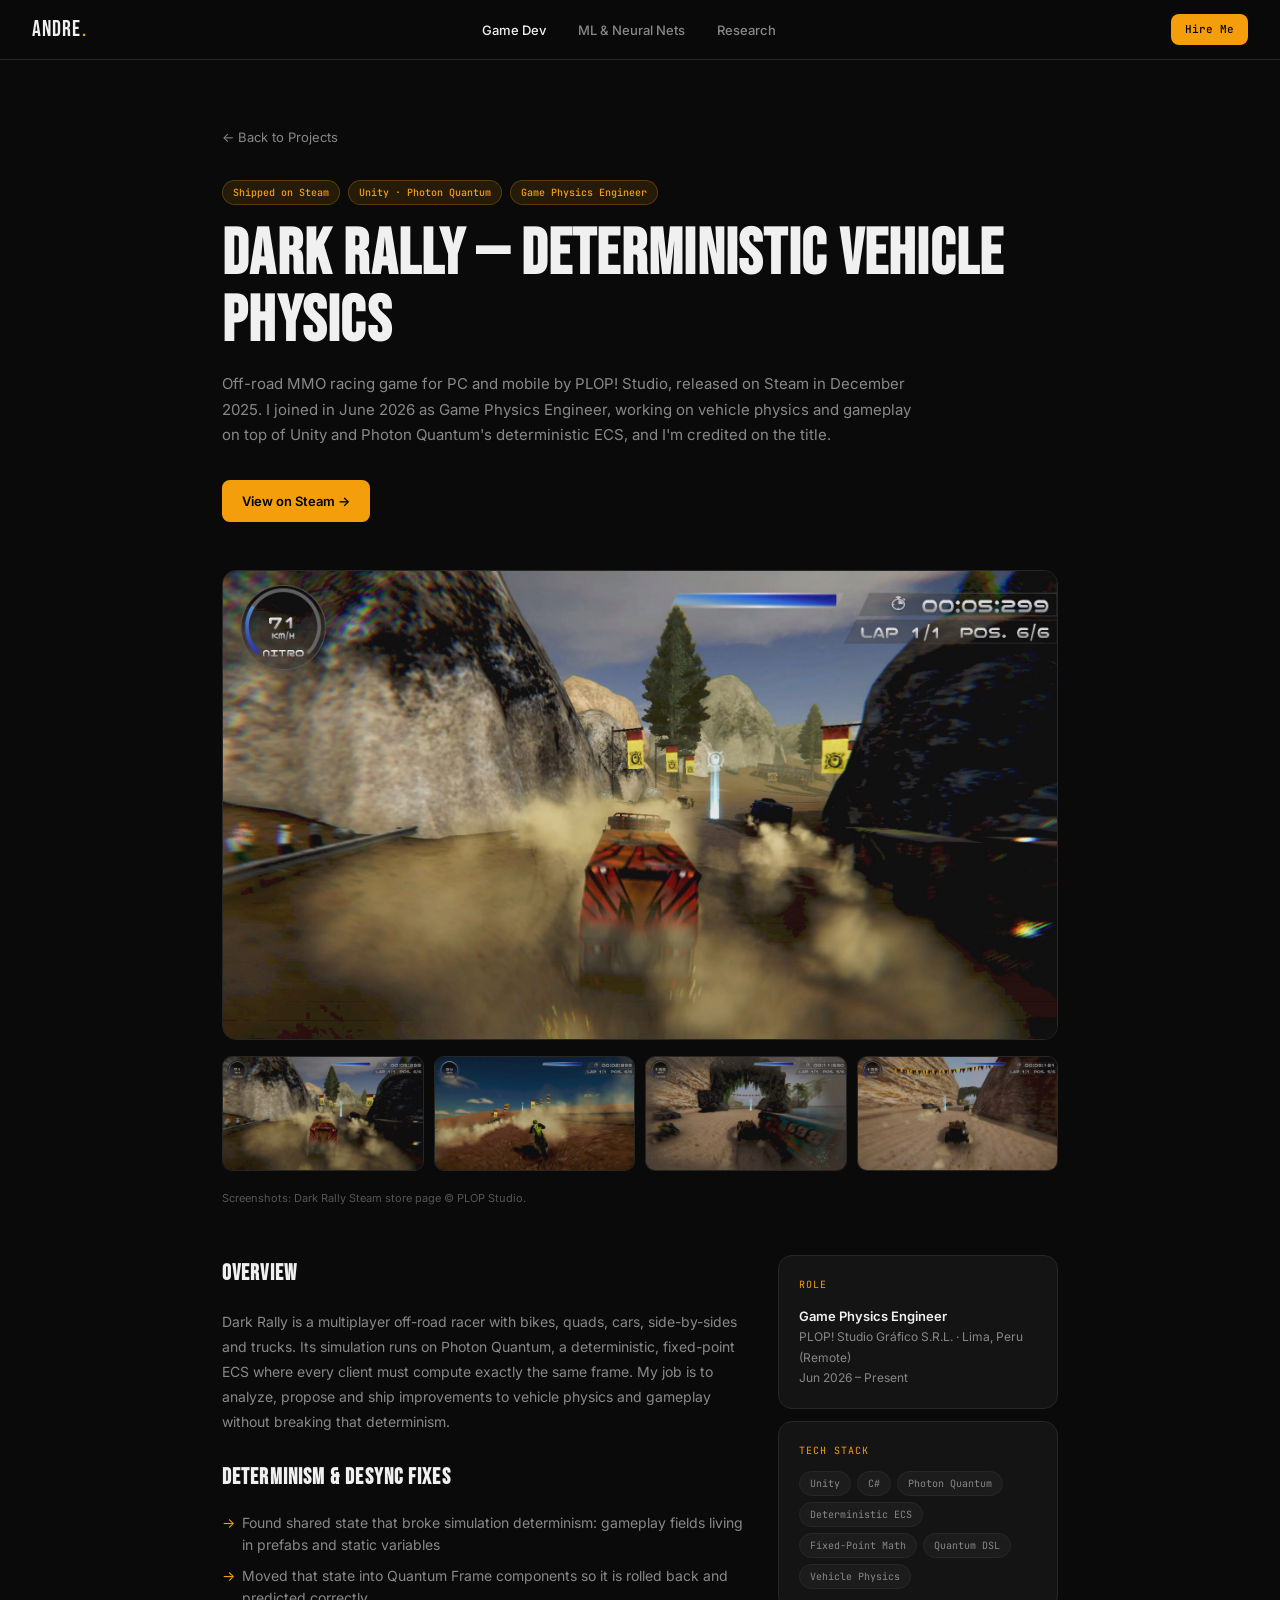
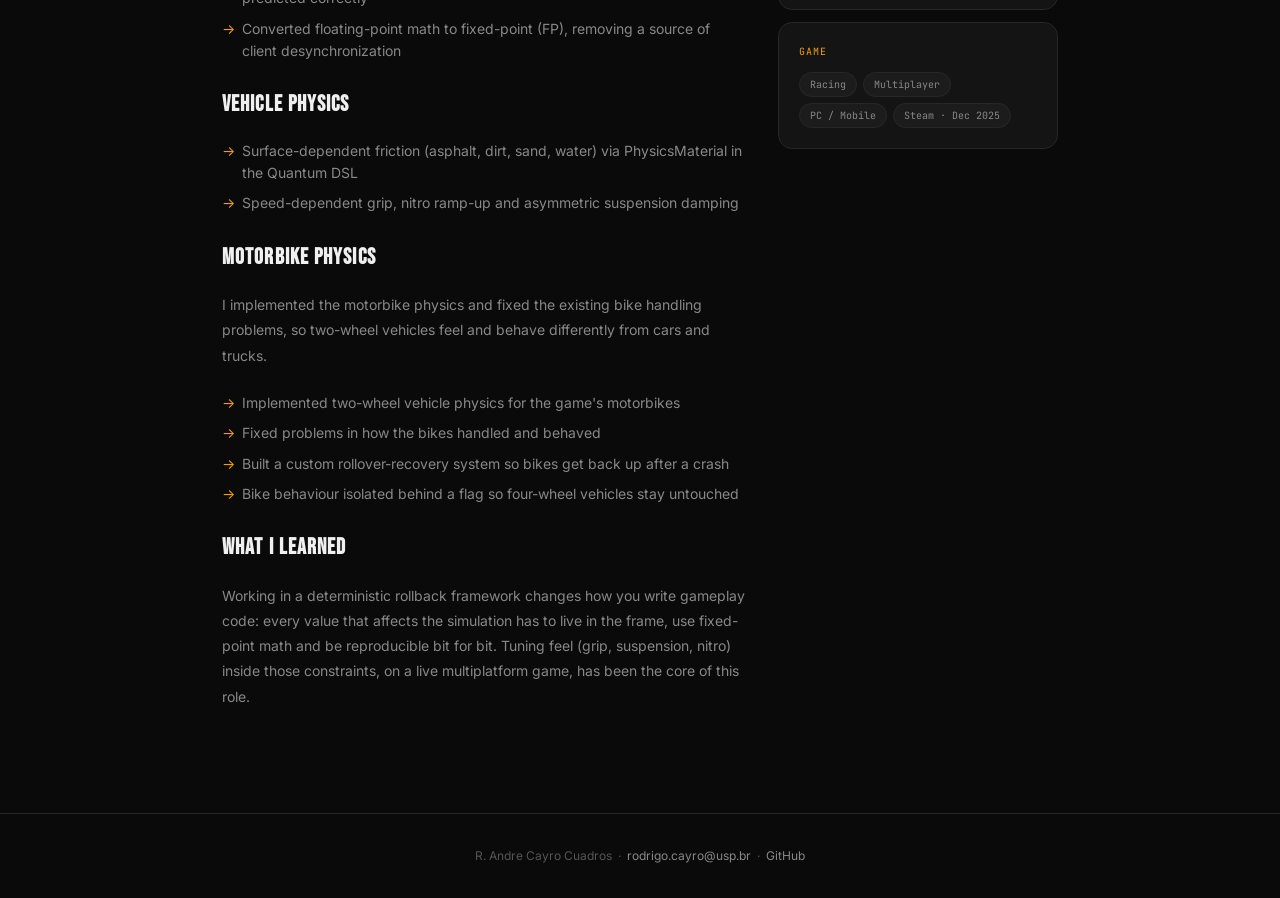
<file: projects/dark-rally.html>
<!DOCTYPE html>
<html lang="en">
<head>
  <meta charset="UTF-8">
  <meta name="viewport" content="width=device-width, initial-scale=1.0">
  <title>Dark Rally — Andre Cayro</title>
  <meta name="description" content="Game Physics Engineer on Dark Rally (PLOP! Studio, Steam) — deterministic vehicle physics with Unity and Photon Quantum.">
  <link rel="stylesheet" href="../css/portfolio.css?v=2026-10">
<style>
.dr-cover{max-width:900px;margin:0 auto 1rem;padding:0 2rem}
.dr-cover img{width:100%;aspect-ratio:16/9;object-fit:cover;border-radius:14px;border:1px solid var(--border)}
.dr-gallery{max-width:900px;margin:0 auto 3rem;padding:0 2rem;display:grid;grid-template-columns:repeat(4,1fr);gap:10px}
.dr-gallery a{display:block;border-radius:10px;overflow:hidden;border:1px solid var(--border);transition:border-color .2s}
.dr-gallery a:hover{border-color:var(--accent)}
.dr-gallery img{width:100%;aspect-ratio:16/9;object-fit:cover;opacity:.85;transition:opacity .2s}
.dr-gallery a:hover img{opacity:1}
.dr-credit{font-size:11px;color:var(--muted2);margin-top:.5rem}
@media (max-width:768px){.dr-gallery{grid-template-columns:repeat(2,1fr)}}
</style>
</head>
<body>

<nav>
  <a href="../index.html" class="nav-logo">ANDRE<span>.</span></a>
  <ul class="nav-links">
    <li><a href="../GameDev.html" class="active">Game Dev</a></li>
    <li><a href="../NN.html">ML &amp; Neural Nets</a></li>
    <li><a href="../Research.html">Research</a></li>
  </ul>
  <a href="mailto:rodrigo.cayro@usp.br" class="nav-cta">Hire Me</a>
  <button class="nav-toggle" aria-label="Menu">☰</button>
</nav>

<div class="detail-hero">
  <a href="../GameDev.html" class="back-link">← Back to Projects</a>
  <div class="detail-badges">
    <span class="conf-badge">Shipped on Steam</span>
    <span class="conf-badge">Unity · Photon Quantum</span>
    <span class="conf-badge">Game Physics Engineer</span>
  </div>
  <h1 class="detail-title">Dark Rally — Deterministic Vehicle Physics</h1>
  <p class="detail-subtitle">
    Off-road MMO racing game for PC and mobile by PLOP! Studio, released on Steam in December 2025. I joined in June 2026 as Game Physics Engineer, working on vehicle physics and gameplay on top of Unity and Photon Quantum's deterministic ECS, and I'm credited on the title.
  </p>
  <div class="detail-links">
    <a href="https://store.steampowered.com/app/3285870/Dark_Rally/" target="_blank" rel="noopener" class="btn btn-accent">View on Steam →</a>
  </div>
</div>

<div class="dr-cover">
  <img id="dr-main" src="../images/dark-rally/dr-buggy-dust.jpg" alt="Dark Rally — buggy racing through a dusty mountain stage">
</div>
<div class="dr-gallery">
  <a href="../images/dark-rally/dr-buggy-dust.jpg"><img src="../images/dark-rally/dr-buggy-dust.jpg" alt="Buggy on a dusty mountain stage"></a>
  <a href="../images/dark-rally/dr-motorbike.jpg"><img src="../images/dark-rally/dr-motorbike.jpg" alt="Two-wheel motorbike on dirt"></a>
  <a href="../images/dark-rally/dr-beach.jpg"><img src="../images/dark-rally/dr-beach.jpg" alt="Racing on sand near water"></a>
  <a href="../images/dark-rally/dr-canyon.jpg"><img src="../images/dark-rally/dr-canyon.jpg" alt="Canyon stage"></a>
  <p class="dr-credit" style="grid-column:1/-1">Screenshots: Dark Rally Steam store page © PLOP Studio.</p>
</div>

<div class="detail-body">
  <div class="detail-main">
    <h3>Overview</h3>
    <p>Dark Rally is a multiplayer off-road racer with bikes, quads, cars, side-by-sides and trucks. Its simulation runs on Photon Quantum, a deterministic, fixed-point ECS where every client must compute exactly the same frame. My job is to analyze, propose and ship improvements to vehicle physics and gameplay without breaking that determinism.</p>

    <h3>Determinism &amp; Desync Fixes</h3>
    <ul>
      <li>Found shared state that broke simulation determinism: gameplay fields living in prefabs and static variables</li>
      <li>Moved that state into Quantum Frame components so it is rolled back and predicted correctly</li>
      <li>Converted floating-point math to fixed-point (FP), removing a source of client desynchronization</li>
    </ul>

    <h3>Vehicle Physics</h3>
    <ul>
      <li>Surface-dependent friction (asphalt, dirt, sand, water) via PhysicsMaterial in the Quantum DSL</li>
      <li>Speed-dependent grip, nitro ramp-up and asymmetric suspension damping</li>
    </ul>

    <h3>Motorbike Physics</h3>
    <p>I implemented the motorbike physics and fixed the existing bike handling problems, so two-wheel vehicles feel and behave differently from cars and trucks.</p>
    <ul>
      <li>Implemented two-wheel vehicle physics for the game's motorbikes</li>
      <li>Fixed problems in how the bikes handled and behaved</li>
      <li>Built a custom rollover-recovery system so bikes get back up after a crash</li>
      <li>Bike behaviour isolated behind a flag so four-wheel vehicles stay untouched</li>
    </ul>

    <h3>What I Learned</h3>
    <p>Working in a deterministic rollback framework changes how you write gameplay code: every value that affects the simulation has to live in the frame, use fixed-point math and be reproducible bit for bit. Tuning feel (grip, suspension, nitro) inside those constraints, on a live multiplatform game, has been the core of this role.</p>
  </div>

  <div class="detail-sidebar">
    <div class="sidebar-card">
      <div class="sidebar-label">Role</div>
      <p style="font-size:13px;color:var(--text);font-weight:600">Game Physics Engineer</p>
      <p style="font-size:12px;color:var(--muted)">PLOP! Studio Gráfico S.R.L. · Lima, Peru (Remote)<br>Jun 2026 – Present</p>
    </div>
    <div class="sidebar-card">
      <div class="sidebar-label">Tech Stack</div>
      <div class="sidebar-items">
        <span class="tech-tag">Unity</span>
        <span class="tech-tag">C#</span>
        <span class="tech-tag">Photon Quantum</span>
        <span class="tech-tag">Deterministic ECS</span>
        <span class="tech-tag">Fixed-Point Math</span>
        <span class="tech-tag">Quantum DSL</span>
        <span class="tech-tag">Vehicle Physics</span>
      </div>
    </div>
    <div class="sidebar-card">
      <div class="sidebar-label">Game</div>
      <div class="sidebar-items">
        <span class="tech-tag">Racing</span>
        <span class="tech-tag">Multiplayer</span>
        <span class="tech-tag">PC / Mobile</span>
        <span class="tech-tag">Steam · Dec 2025</span>
      </div>
    </div>
  </div>
</div>

<footer>
  <p>R. Andre Cayro Cuadros &nbsp;·&nbsp; <a href="mailto:rodrigo.cayro@usp.br">rodrigo.cayro@usp.br</a> &nbsp;·&nbsp; <a href="https://github.com/rodrigocau" target="_blank">GitHub</a></p>
</footer>

<script>
document.querySelectorAll('.dr-gallery a').forEach(a => a.addEventListener('click', e => {
  e.preventDefault();
  const main = document.getElementById('dr-main');
  main.src = a.getAttribute('href');
  main.alt = a.querySelector('img').alt;
}));
</script>
</body>
</html>
</file>
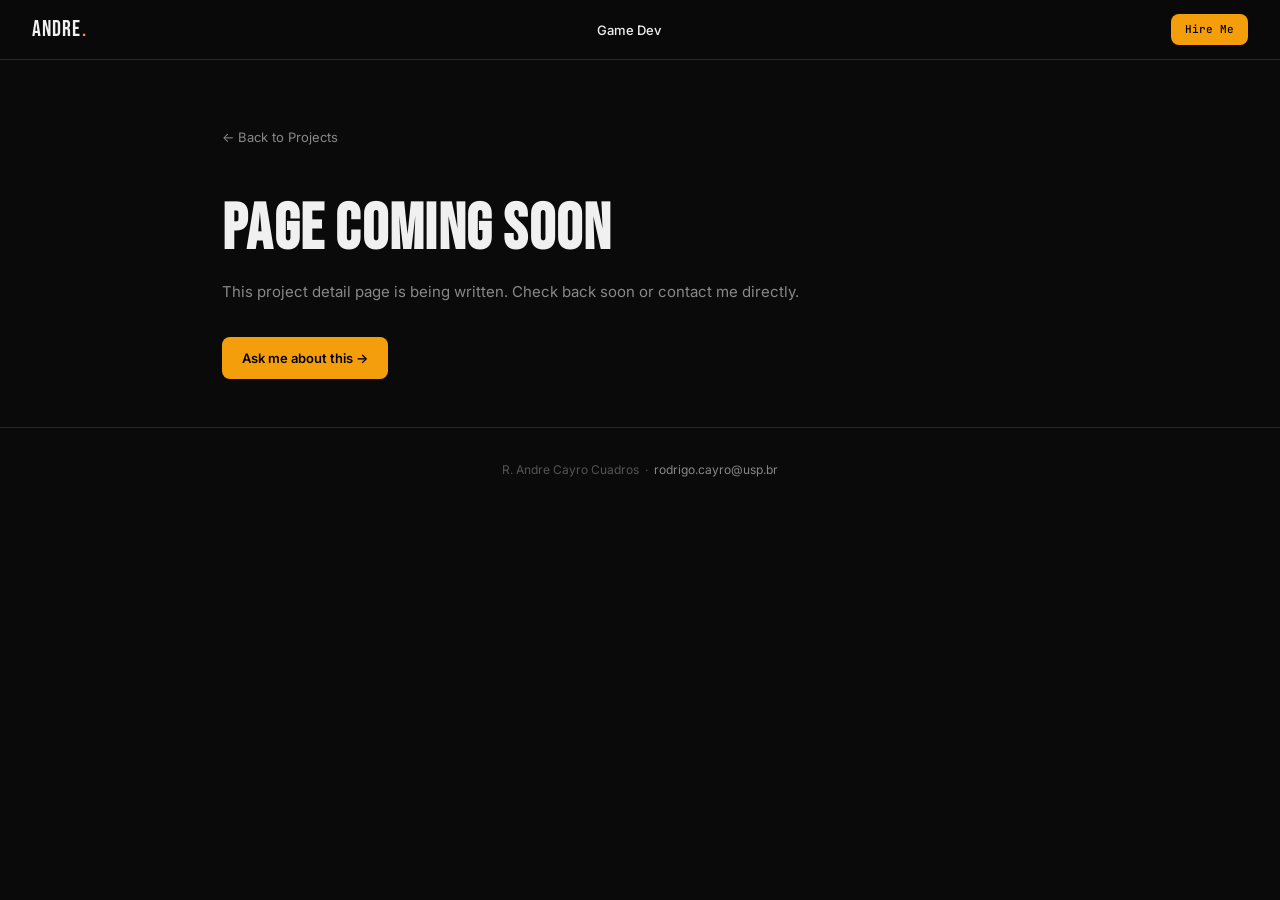
<file: projects/opengl-terrain.html>
<!DOCTYPE html>
<html lang="en">
<head><meta charset="UTF-8"><title>Project — Andre Cayro</title><link rel="stylesheet" href="../css/portfolio.css?v=2026-10"></head>
<body>
<nav><a href="../index.html" class="nav-logo">ANDRE<span>.</span></a><ul class="nav-links"><li><a href="../GameDev.html" class="active">Game Dev</a></li></ul><a href="mailto:rodrigo.cayro@usp.br" class="nav-cta">Hire Me</a></nav>
<div class="detail-hero"><a href="../GameDev.html" class="back-link">← Back to Projects</a><h1 class="detail-title" style="margin-top:1rem">Page coming soon</h1><p class="detail-subtitle">This project detail page is being written. Check back soon or contact me directly.</p><div class="detail-links"><a href="mailto:rodrigo.cayro@usp.br" class="btn btn-accent">Ask me about this →</a></div></div>
<footer><p>R. Andre Cayro Cuadros &nbsp;·&nbsp; <a href="mailto:rodrigo.cayro@usp.br">rodrigo.cayro@usp.br</a></p></footer>
</body></html>
</file>
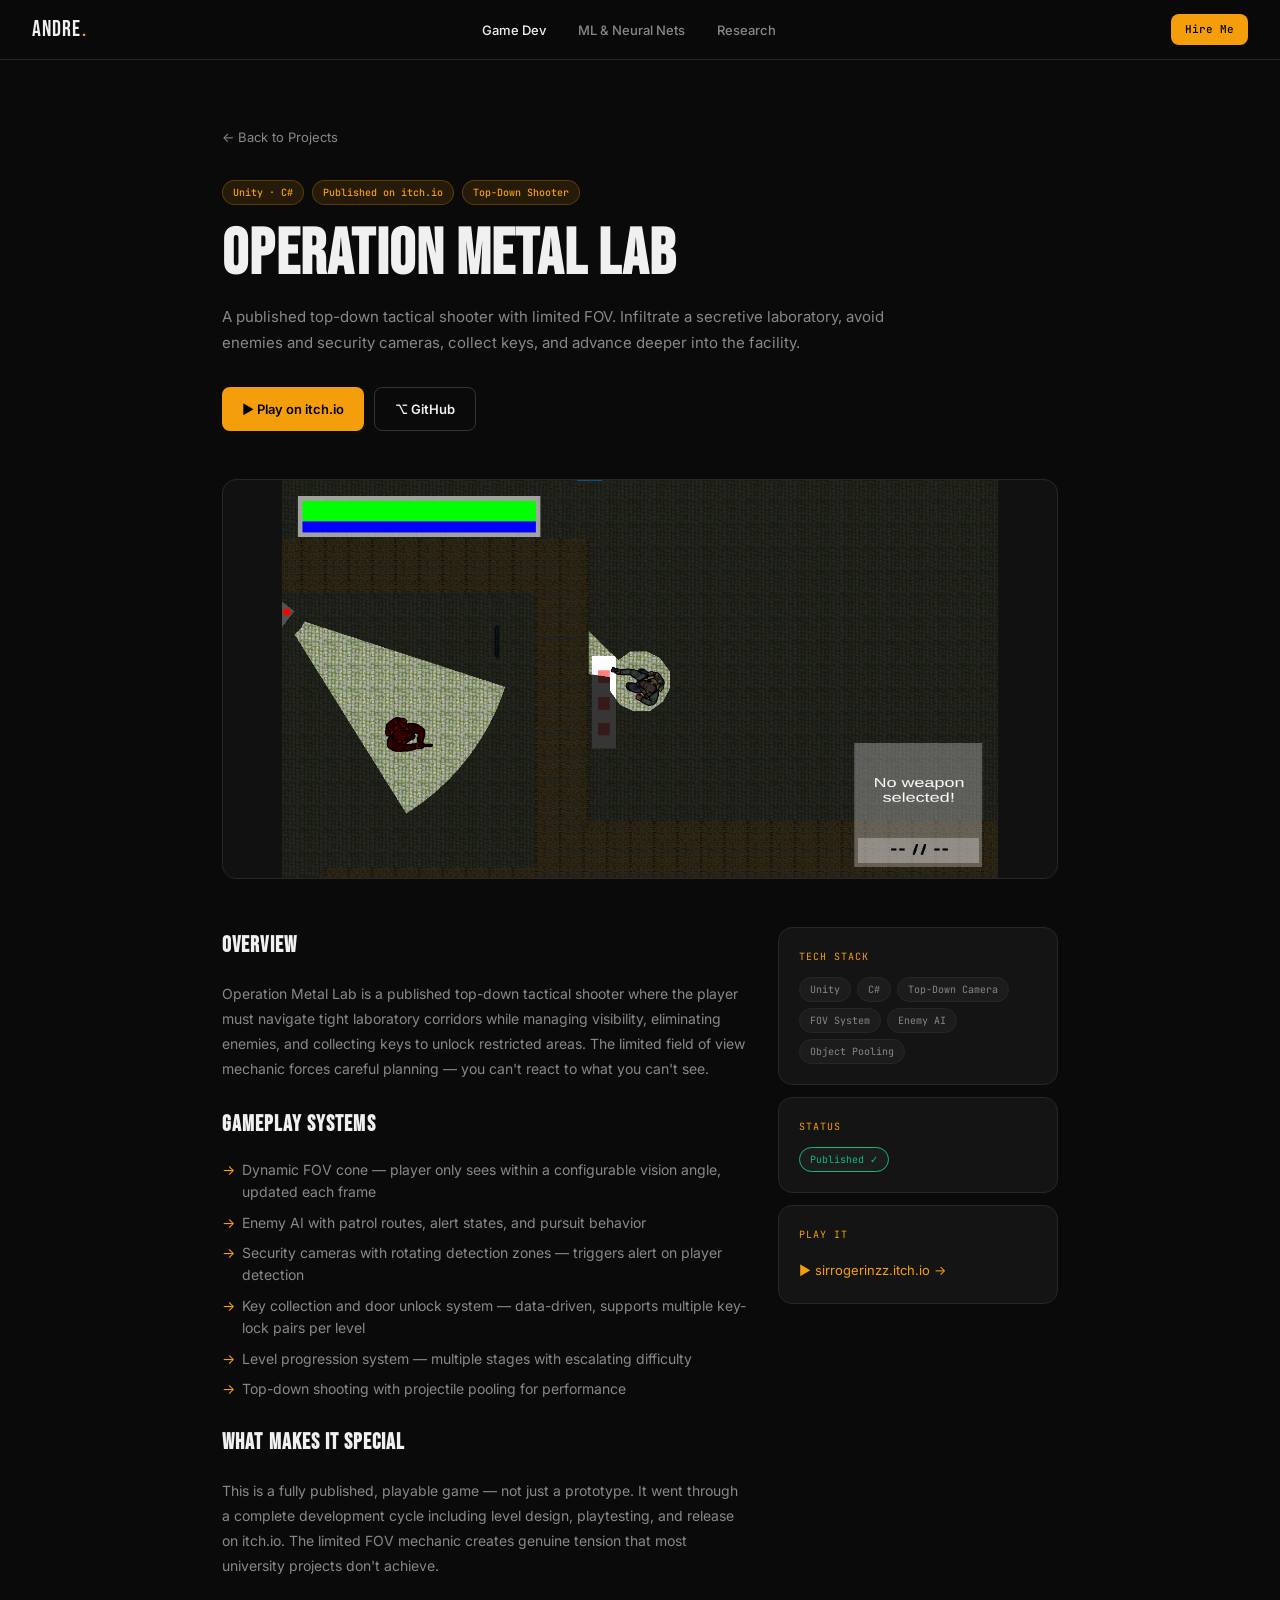
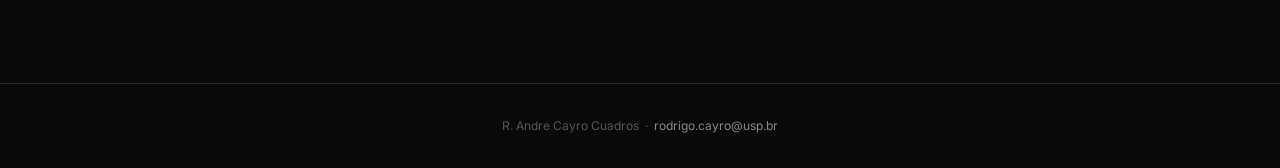
<file: projects/operation-metal-lab.html>
<!DOCTYPE html>
<html lang="en">
<head>
  <meta charset="UTF-8"><meta name="viewport" content="width=device-width, initial-scale=1.0">
  <title>Operation Metal Lab — Andre Cayro</title>
  <link rel="stylesheet" href="../css/portfolio.css?v=2026-10">
</head>
<body>
<nav><a href="../index.html" class="nav-logo">ANDRE<span>.</span></a><ul class="nav-links"><li><a href="../GameDev.html" class="active">Game Dev</a></li><li><a href="../NN.html">ML &amp; Neural Nets</a></li><li><a href="../Research.html">Research</a></li></ul><a href="mailto:rodrigo.cayro@usp.br" class="nav-cta">Hire Me</a></nav>
<div class="detail-hero">
  <a href="../GameDev.html" class="back-link">← Back to Projects</a>
  <div class="detail-badges"><span class="conf-badge">Unity · C#</span><span class="conf-badge">Published on itch.io</span><span class="conf-badge">Top-Down Shooter</span></div>
  <h1 class="detail-title">Operation Metal Lab</h1>
  <p class="detail-subtitle">A published top-down tactical shooter with limited FOV. Infiltrate a secretive laboratory, avoid enemies and security cameras, collect keys, and advance deeper into the facility.</p>
  <div class="detail-links">
    <a href="https://sirrogerinzz.itch.io/operation-metal-lab" target="_blank" class="btn btn-accent">▶ Play on itch.io</a>
    <a href="https://github.com/rodrigocau" target="_blank" class="btn btn-outline">⌥ GitHub</a>
  </div>
</div>
<div style="max-width:900px;margin:0 auto 3rem;padding:0 2rem">
  <img src="../images/itchio.png" alt="Operation Metal Lab" style="width:100%;max-height:400px;object-fit:contain;background:#111;border-radius:var(--radius-lg);border:1px solid var(--border)">
</div>
<div class="detail-body">
  <div class="detail-main">
    <h3>Overview</h3>
    <p>Operation Metal Lab is a published top-down tactical shooter where the player must navigate tight laboratory corridors while managing visibility, eliminating enemies, and collecting keys to unlock restricted areas. The limited field of view mechanic forces careful planning — you can't react to what you can't see.</p>
    <h3>Gameplay Systems</h3>
    <ul>
      <li>Dynamic FOV cone — player only sees within a configurable vision angle, updated each frame</li>
      <li>Enemy AI with patrol routes, alert states, and pursuit behavior</li>
      <li>Security cameras with rotating detection zones — triggers alert on player detection</li>
      <li>Key collection and door unlock system — data-driven, supports multiple key-lock pairs per level</li>
      <li>Level progression system — multiple stages with escalating difficulty</li>
      <li>Top-down shooting with projectile pooling for performance</li>
    </ul>
    <h3>What Makes It Special</h3>
    <p>This is a fully published, playable game — not just a prototype. It went through a complete development cycle including level design, playtesting, and release on itch.io. The limited FOV mechanic creates genuine tension that most university projects don't achieve.</p>
  </div>
  <div class="detail-sidebar">
    <div class="sidebar-card"><div class="sidebar-label">Tech Stack</div><div class="sidebar-items"><span class="tech-tag">Unity</span><span class="tech-tag">C#</span><span class="tech-tag">Top-Down Camera</span><span class="tech-tag">FOV System</span><span class="tech-tag">Enemy AI</span><span class="tech-tag">Object Pooling</span></div></div>
    <div class="sidebar-card"><div class="sidebar-label">Status</div><div class="sidebar-items"><span class="tech-tag" style="color:var(--green);border-color:var(--green)">Published ✓</span></div></div>
    <div class="sidebar-card"><div class="sidebar-label">Play It</div><a href="https://sirrogerinzz.itch.io/operation-metal-lab" target="_blank" style="font-size:13px;color:var(--accent);display:inline-flex;align-items:center;gap:6px;margin-top:4px">▶ sirrogerinzz.itch.io →</a></div>
  </div>
</div>
<footer><p>R. Andre Cayro Cuadros &nbsp;·&nbsp; <a href="mailto:rodrigo.cayro@usp.br">rodrigo.cayro@usp.br</a></p></footer>
</body>
</html>
</file>
<file: css/portfolio.css>
@import url('https://fonts.googleapis.com/css2?family=Bebas+Neue&family=Inter:wght@400;500;600&family=JetBrains+Mono:wght@400;500&display=swap');

*, *::before, *::after { box-sizing: border-box; margin: 0; padding: 0; }

:root {
  --bg:       #0a0a0a;
  --surface:  #141414;
  --surface2: #1c1c1c;
  --border:   #272727;
  --border2:  #333;
  --text:     #f0f0f0;
  --muted:    #888;
  --muted2:   #555;
  --accent:   #f59e0b;
  --accent-d: #b45309;
  --accent-s: rgba(245,158,11,0.12);
  --green:    #10b981;
  --blue:     #60a5fa;
  --radius:   8px;
  --radius-lg:14px;
}

html { scroll-behavior: smooth; }
body { background: var(--bg); color: var(--text); font-family: 'Inter', sans-serif; font-size: 15px; line-height: 1.7; }
a { color: inherit; text-decoration: none; }
img { max-width: 100%; display: block; }

/* ── NAV ── */
nav {
  position: sticky; top: 0; z-index: 100;
  background: rgba(10,10,10,0.92);
  backdrop-filter: blur(12px);
  border-bottom: 1px solid var(--border);
  display: flex; align-items: center; justify-content: space-between;
  padding: 0 2rem; height: 60px;
}
.nav-logo { font-family: 'Bebas Neue', sans-serif; font-size: 22px; letter-spacing: 0.05em; color: var(--text); }
.nav-logo span { color: var(--accent); }
.nav-links { display: flex; gap: 2rem; list-style: none; }
.nav-links a { font-size: 13px; font-weight: 500; color: var(--muted); transition: color .2s; }
.nav-links a:hover, .nav-links a.active { color: var(--text); }
.nav-cta {
  font-family: 'JetBrains Mono', monospace; font-size: 11px; font-weight: 500;
  background: var(--accent); color: #000; padding: 6px 14px;
  border-radius: var(--radius); transition: opacity .2s;
}
.nav-cta:hover { opacity: .85; }
.nav-toggle { display: none; background: none; border: none; cursor: pointer; color: var(--text); font-size: 22px; }

/* ── HERO ── */
.hero {
  min-height: calc(100vh - 60px);
  display: flex; align-items: center;
  padding: 5rem 2rem 4rem;
  max-width: 1100px; margin: 0 auto;
  gap: 4rem;
}
.hero-text { flex: 1; }
.hero-badge {
  display: inline-flex; align-items: center; gap: 6px;
  font-family: 'JetBrains Mono', monospace; font-size: 11px;
  background: var(--accent-s); color: var(--accent);
  border: 1px solid rgba(245,158,11,0.3);
  padding: 5px 12px; border-radius: 99px; margin-bottom: 1.5rem;
}
.hero-badge::before { content: ''; width: 7px; height: 7px; border-radius: 50%; background: var(--accent); animation: pulse 2s infinite; }
@keyframes pulse { 0%,100%{opacity:1} 50%{opacity:.4} }
.hero-name { font-family: 'Bebas Neue', sans-serif; font-size: clamp(52px,7vw,88px); line-height: .95; letter-spacing: 0.02em; margin-bottom: .5rem; }
.hero-name span { color: var(--accent); }
.hero-title { font-size: 16px; color: var(--muted); font-weight: 500; margin-bottom: 1.5rem; }
.hero-title strong { color: var(--text); font-weight: 600; }
.hero-bio { color: var(--muted); font-size: 14px; max-width: 520px; margin-bottom: 2rem; }
.hero-links { display: flex; flex-wrap: wrap; gap: 10px; }
.hero-link {
  display: flex; align-items: center; gap: 7px;
  font-family: 'JetBrains Mono', monospace; font-size: 12px;
  background: var(--surface); color: var(--muted);
  border: 1px solid var(--border); padding: 8px 16px; border-radius: var(--radius);
  transition: border-color .2s, color .2s;
}
.hero-link:hover { border-color: var(--border2); color: var(--text); }
.hero-link.primary { background: var(--accent); color: #000; border-color: var(--accent); font-weight: 600; }
.hero-link.primary:hover { opacity: .9; color: #000; }
.hero-stats { display: grid; grid-template-columns: repeat(2,1fr); gap: 12px; }
.hero-stat {
  background: var(--surface); border: 1px solid var(--border);
  border-radius: var(--radius-lg); padding: 1.25rem;
  text-align: center;
}
.hero-stat-n { font-family: 'Bebas Neue', sans-serif; font-size: 40px; color: var(--accent); line-height: 1; }
.hero-stat-l { font-size: 11px; color: var(--muted); font-weight: 500; letter-spacing: 0.06em; text-transform: uppercase; margin-top: 4px; }

/* ── SECTIONS ── */
.section { padding: 5rem 2rem; max-width: 1100px; margin: 0 auto; }
.section-header { display: flex; align-items: center; gap: 1rem; margin-bottom: 2.5rem; }
.section-header h2 { font-family: 'Bebas Neue', sans-serif; font-size: 32px; letter-spacing: 0.05em; white-space: nowrap; }
.section-header .line { flex: 1; height: 1px; background: var(--border); }
.section-divider { border: none; border-top: 1px solid var(--border); }

/* ── FEATURED PROJECT ── */
.featured-card {
  background: var(--surface); border: 1px solid var(--border);
  border-radius: var(--radius-lg); overflow: hidden;
  display: grid; grid-template-columns: 1fr 1fr;
  transition: border-color .2s;
}
.featured-card:hover { border-color: var(--border2); }
.featured-thumb { position: relative; background: #000; min-height: 280px; overflow: hidden; }
.featured-thumb img { width: 100%; height: 100%; object-fit: cover; opacity: .8; transition: opacity .3s, transform .4s; }
.featured-card:hover .featured-thumb img { opacity: 1; transform: scale(1.03); }
.featured-thumb .play-btn {
  position: absolute; top: 50%; left: 50%; transform: translate(-50%,-50%);
  width: 56px; height: 56px; background: var(--accent); border-radius: 50%;
  display: flex; align-items: center; justify-content: center;
  font-size: 22px; color: #000; pointer-events: none;
}
.featured-thumb .play-btn::after { content: '▶'; margin-left: 4px; }
.feat-conf-badges { display: flex; gap: 6px; flex-wrap: wrap; margin-bottom: .75rem; }
.conf-badge {
  font-family: 'JetBrains Mono', monospace; font-size: 10px; font-weight: 500;
  background: var(--accent-s); color: var(--accent);
  border: 1px solid rgba(245,158,11,0.25);
  padding: 3px 10px; border-radius: 99px;
}
.featured-body { padding: 2rem; display: flex; flex-direction: column; justify-content: center; }
.feat-label { font-family: 'JetBrains Mono', monospace; font-size: 10px; font-weight: 500; color: var(--accent); letter-spacing: .1em; text-transform: uppercase; margin-bottom: .5rem; }
.feat-title { font-family: 'Bebas Neue', sans-serif; font-size: 28px; letter-spacing: .03em; line-height: 1.1; margin-bottom: .75rem; }
.feat-desc { font-size: 13px; color: var(--muted); line-height: 1.7; margin-bottom: 1.25rem; }
.tech-tags { display: flex; flex-wrap: wrap; gap: 6px; margin-bottom: 1.25rem; }
.tech-tag {
  font-family: 'JetBrains Mono', monospace; font-size: 10px;
  background: var(--surface2); color: var(--muted);
  border: 1px solid var(--border); padding: 3px 10px; border-radius: 99px;
}
.btn { display: inline-flex; align-items: center; gap: 8px; font-size: 13px; font-weight: 600; padding: 10px 20px; border-radius: var(--radius); cursor: pointer; transition: .2s; border: none; }
.btn-accent { background: var(--accent); color: #000; }
.btn-accent:hover { opacity: .85; }
.btn-outline { background: transparent; color: var(--text); border: 1px solid var(--border2); }
.btn-outline:hover { background: var(--surface2); }

/* ── PROJECT GRID ── */
.proj-filters { display: flex; gap: 8px; margin-bottom: 1.5rem; flex-wrap: wrap; }
.filter-btn {
  font-family: 'JetBrains Mono', monospace; font-size: 11px; font-weight: 500;
  padding: 6px 16px; border-radius: 99px; cursor: pointer;
  border: 1px solid var(--border); background: transparent; color: var(--muted);
  transition: .2s;
}
.filter-btn:hover, .filter-btn.active { background: var(--accent); color: #000; border-color: var(--accent); }
.proj-grid { display: grid; grid-template-columns: repeat(auto-fill, minmax(min(300px,100%),1fr)); gap: 16px; }
.proj-card {
  background: var(--surface); border: 1px solid var(--border);
  border-radius: var(--radius-lg); overflow: hidden;
  cursor: pointer; transition: border-color .2s, transform .2s;
  display: flex; flex-direction: column;
}
.proj-card:hover { border-color: var(--border2); transform: translateY(-3px); }
.proj-thumb { position: relative; height: 180px; background: #000; overflow: hidden; }
.proj-thumb img { width: 100%; height: 100%; object-fit: cover; opacity: .8; transition: opacity .3s, transform .4s; }
.proj-card:hover .proj-thumb img { opacity: 1; transform: scale(1.04); }
.proj-thumb .engine-badge {
  position: absolute; top: 10px; right: 10px;
  font-family: 'JetBrains Mono', monospace; font-size: 10px; font-weight: 500;
  background: rgba(0,0,0,.75); color: var(--text);
  padding: 3px 10px; border-radius: 99px; border: 1px solid var(--border2);
  backdrop-filter: blur(4px);
}
.proj-body { padding: 1.25rem; flex: 1; display: flex; flex-direction: column; }
.proj-title { font-size: 15px; font-weight: 600; margin-bottom: .35rem; }
.proj-desc { font-size: 12px; color: var(--muted); line-height: 1.6; margin-bottom: 1rem; flex: 1; }
.proj-footer { display: flex; align-items: center; justify-content: space-between; }
.proj-arrow { color: var(--accent); font-size: 18px; }

/* ── PAPERS ── */
.papers-list { display: flex; flex-direction: column; gap: 12px; }
.paper-card {
  background: var(--surface); border: 1px solid var(--border);
  border-radius: var(--radius-lg); padding: 1.25rem 1.5rem;
  display: flex; gap: 1rem; align-items: flex-start;
  transition: border-color .2s;
}
.paper-card:hover { border-color: var(--border2); }
.paper-icon {
  width: 40px; height: 40px; border-radius: var(--radius);
  background: var(--accent-s); border: 1px solid rgba(245,158,11,0.25);
  display: flex; align-items: center; justify-content: center;
  font-size: 18px; flex-shrink: 0;
}
.paper-conf { font-family: 'JetBrains Mono', monospace; font-size: 10px; font-weight: 500; color: var(--accent); margin-bottom: 4px; letter-spacing: .06em; text-transform: uppercase; }
.paper-title { font-size: 14px; font-weight: 600; color: var(--text); margin-bottom: 4px; line-height: 1.4; }
.paper-meta { font-size: 12px; color: var(--muted); }
.paper-link { font-family: 'JetBrains Mono', monospace; font-size: 11px; color: var(--accent); margin-top: 8px; display: inline-flex; align-items: center; gap: 4px; }

/* ── SKILLS ── */
.skills-grid { display: grid; grid-template-columns: repeat(auto-fill, minmax(220px,1fr)); gap: 12px; }
.skill-card { background: var(--surface); border: 1px solid var(--border); border-radius: var(--radius-lg); padding: 1.25rem; }
.skill-cat-title { font-family: 'JetBrains Mono', monospace; font-size: 10px; font-weight: 500; color: var(--accent); letter-spacing: .1em; text-transform: uppercase; margin-bottom: .75rem; }
.skill-items { display: flex; flex-direction: column; gap: 5px; }
.skill-item { display: flex; align-items: center; justify-content: space-between; }
.skill-name { font-size: 13px; color: var(--text); }
.skill-level { font-family: 'JetBrains Mono', monospace; font-size: 10px; padding: 2px 8px; border-radius: 99px; }
.skill-level.adv { background: rgba(16,185,129,.15); color: var(--green); }
.skill-level.mid { background: rgba(96,165,250,.15); color: var(--blue); }
.skill-level.bas { background: var(--surface2); color: var(--muted); }

/* ── PROJECT DETAIL PAGE ── */
.detail-hero { padding: 4rem 2rem 3rem; max-width: 900px; margin: 0 auto; }
.back-link { display: inline-flex; align-items: center; gap: 6px; font-size: 13px; color: var(--muted); margin-bottom: 2rem; transition: color .2s; }
.back-link:hover { color: var(--text); }
.detail-badges { display: flex; gap: 8px; flex-wrap: wrap; margin-bottom: 1rem; }
.detail-title { font-family: 'Bebas Neue', sans-serif; font-size: clamp(36px,5vw,64px); letter-spacing: .02em; line-height: 1.05; margin-bottom: 1rem; }
.detail-subtitle { font-size: 15px; color: var(--muted); max-width: 700px; margin-bottom: 2rem; }
.detail-links { display: flex; gap: 10px; flex-wrap: wrap; }
.video-wrapper { max-width: 900px; margin: 0 auto 3rem; padding: 0 2rem; }
.video-embed { width: 100%; aspect-ratio: 16/9; border-radius: var(--radius-lg); overflow: hidden; background: #000; }
.video-embed iframe { width: 100%; height: 100%; border: none; }
.detail-body { max-width: 900px; margin: 0 auto; padding: 0 2rem 5rem; display: grid; grid-template-columns: 1fr 280px; gap: 2rem; align-items: start; }
.detail-main h3 { font-family: 'Bebas Neue', sans-serif; font-size: 22px; letter-spacing: .05em; margin-bottom: 1rem; color: var(--text); }
.detail-main p { font-size: 14px; color: var(--muted); line-height: 1.8; margin-bottom: 1.5rem; }
.detail-main ul { list-style: none; margin-bottom: 1.5rem; display: flex; flex-direction: column; gap: 8px; }
.detail-main li { font-size: 14px; color: var(--muted); padding-left: 1.25rem; position: relative; line-height: 1.6; }
.detail-main li::before { content: '→'; position: absolute; left: 0; color: var(--accent); }
.detail-sidebar { position: sticky; top: 80px; }
.sidebar-card { background: var(--surface); border: 1px solid var(--border); border-radius: var(--radius-lg); padding: 1.25rem; margin-bottom: 12px; }
.sidebar-label { font-family: 'JetBrains Mono', monospace; font-size: 10px; color: var(--accent); letter-spacing: .1em; text-transform: uppercase; margin-bottom: .75rem; }
.sidebar-items { display: flex; flex-wrap: wrap; gap: 6px; }

/* ── SHOT STRIP ── */
.shot-strip { display: grid; grid-template-columns: repeat(3,1fr); gap: 12px; margin-top: 12px; }
.shot-strip img { width: 100%; aspect-ratio: 16/9; object-fit: cover; border-radius: var(--radius-lg); border: 1px solid var(--border); }

/* ── TIMELINE ── */
.timeline { display: flex; flex-direction: column; border-left: 1px solid var(--border); margin-left: 6px; }
.tl-item { position: relative; display: grid; grid-template-columns: 150px 1fr; gap: 1.5rem; padding: 0 0 1.75rem 1.5rem; }
.tl-item::before { content: ''; position: absolute; left: -5px; top: 7px; width: 9px; height: 9px; border-radius: 50%; background: var(--accent); }
.tl-item:last-child { padding-bottom: 0; }
.tl-date { font-family: 'JetBrains Mono', monospace; font-size: 11px; color: var(--accent); padding-top: 2px; }
.tl-role { font-size: 15px; font-weight: 600; }
.tl-org { font-size: 12px; color: var(--muted); margin-bottom: .35rem; }
.tl-desc { font-size: 13px; color: var(--muted); line-height: 1.65; }

/* ── FOOTER ── */
footer { border-top: 1px solid var(--border); padding: 2rem; text-align: center; }
footer p { font-size: 12px; color: var(--muted2); }
footer a { color: var(--muted); }
footer a:hover { color: var(--accent); }

/* ── RESPONSIVE ── */
@media (max-width: 768px) {
  .hero { flex-direction: column; gap: 2.5rem; min-height: auto; padding: 3rem 1.5rem; }
  .hero-stats { grid-template-columns: repeat(2,1fr); }
  .featured-card { grid-template-columns: 1fr; }
  .featured-thumb { min-height: 200px; }
  .detail-body { grid-template-columns: 1fr; }
  .detail-sidebar { position: static; }
  nav { padding: 0 1.25rem; }
  .nav-links { display: none; }
  .nav-toggle { display: block; }
  .section { padding: 3rem 1.5rem; }
  .shot-strip { grid-template-columns: 1fr 1fr; }
  .shot-strip img:nth-child(3) { display: none; }
  .tl-item { grid-template-columns: 1fr; gap: .25rem; }
}
</file>
